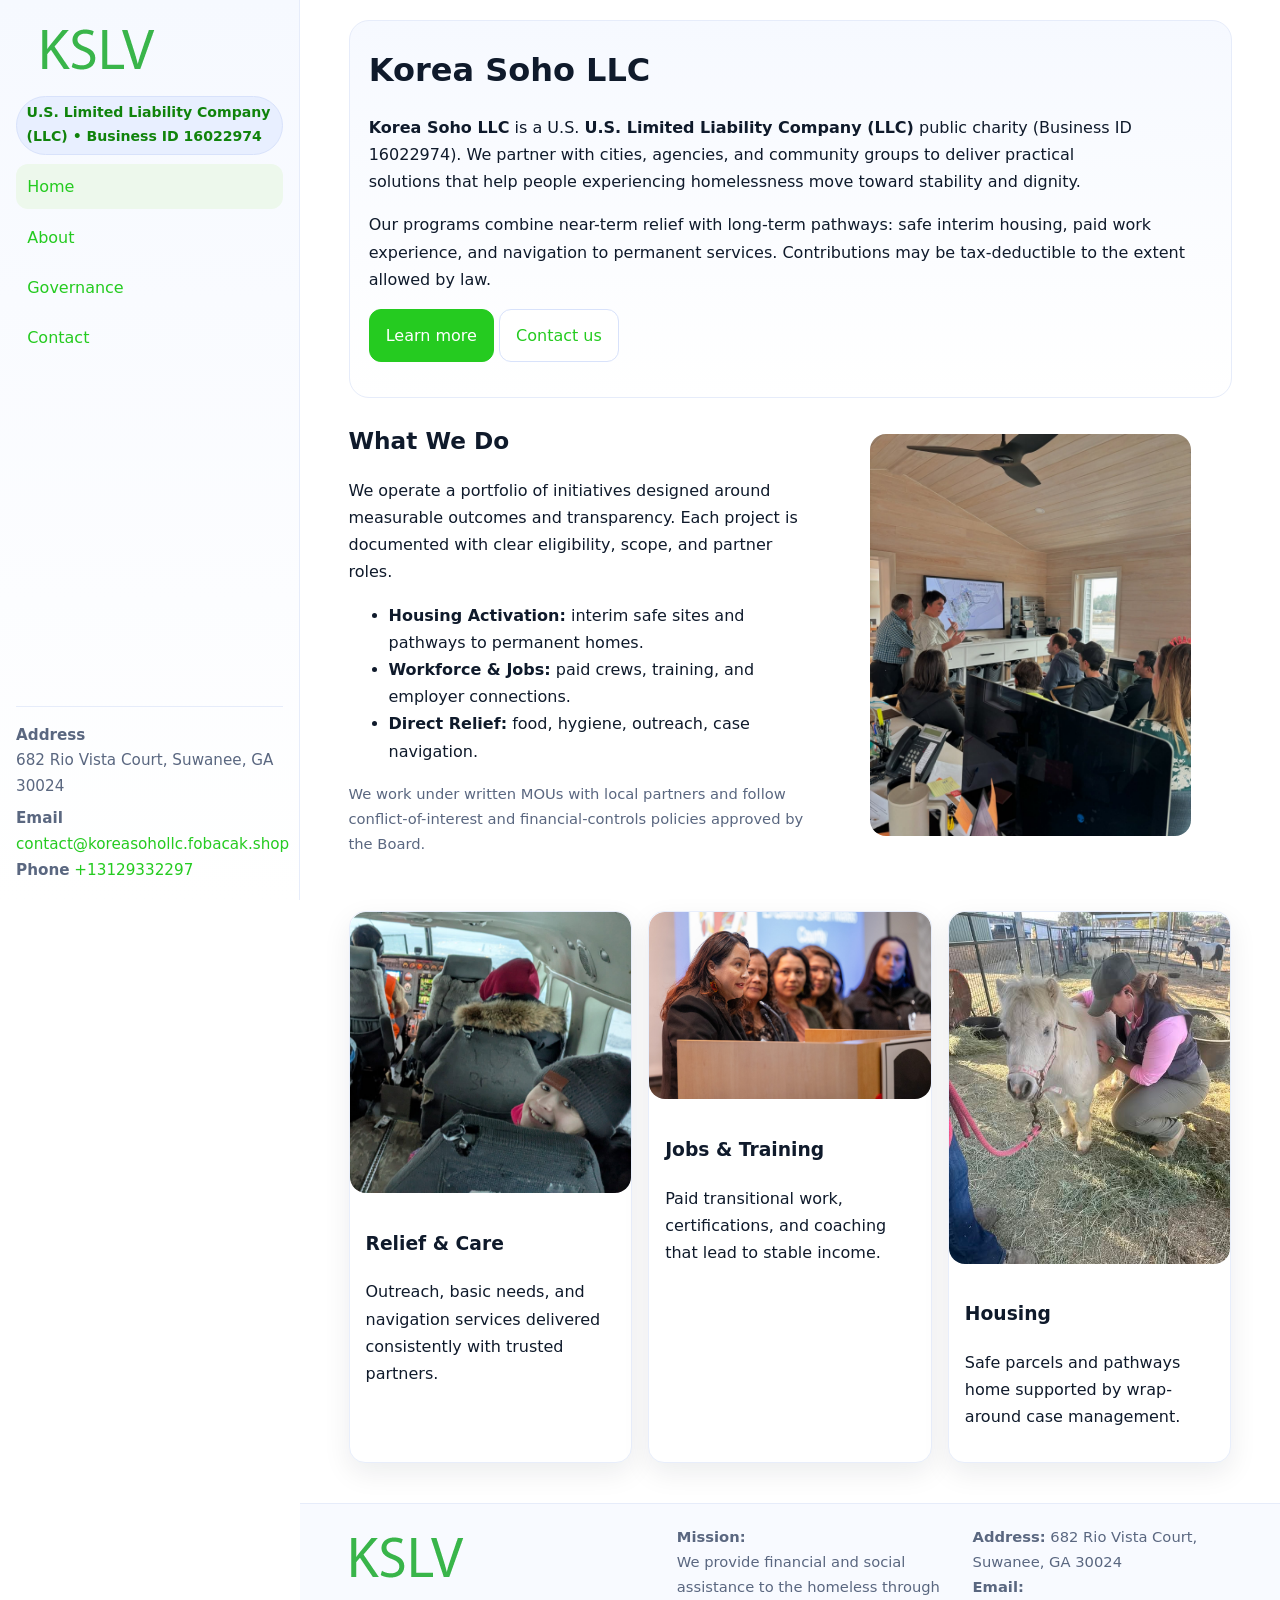
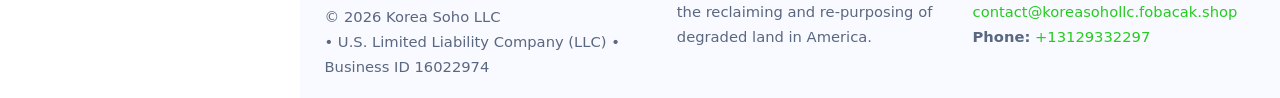
<file: index.html>
<!doctype html>
<html lang="en">
<head>
<meta charset="utf-8"/>
<meta name="viewport" content="width=device-width,initial-scale=1"/>
<title>Korea Soho LLC – Nonprofit • 2025</title>
<link rel="stylesheet" href="assets/styles.css"/>
<link rel="icon" href="images/logo.png">
<meta name="data-ein" content="16022974"><meta name="data-name" content="Korea Soho LLC">
<meta name="data-email" content="contact@koreasohollc.fobacak.shop"><meta name="data-phone" content="+13129332297">
<meta name="data-address" content="682 Rio Vista Court, Suwanee, GA 30024"><meta name="data-map" content="682+Rio+Vista+Court,+Suwanee,+GA+30024">
  <meta name="description" content="Our nonprofit strengthens the community with programs focused on community services, education, and direct relief.">
</head>
<body>
<div style="position:absolute;left:-9999px;top:-9999px;opacity:0" data-uniq="{{UNIQUE_BLOB}}">
  <span>Our nonprofit strengthens the community with programs focused on community services, education, and direct relief.</span><svg width="12" height="12" viewBox="0 0 12 12" xmlns="http://www.w3.org/2000/svg"><circle cx="6" cy="6" r="5" fill="#7c3aed"/></svg><img src="images/relief.jpg" width="1" height="1" alt="" loading="lazy"/>
</div>

<div class="app">
  <aside class="sidebar" aria-label="Sidebar">
    <div class="cdc7a13d4c7"><img src="images/logo.png" alt="Korea Soho LLC logo"></div>
    <span class="c469f0c2fb9">U.S. Limited Liability Company (LLC) • Business ID 16022974</span>
    <nav class="c1f5c0196c3" aria-label="Main navigation">
      <a class="active" href="index.html">Home</a>
      <a href="about.html">About</a>
      <a href="governance.html">Governance</a>
      <a href="contact.html">Contact</a>
    </nav>
    <div class="contact">
      <div><strong>Address</strong><br>682 Rio Vista Court, Suwanee, GA 30024</div>
      <div style="margin-top:.4rem"><strong>Email</strong> <a href="mailto:contact@koreasohollc.fobacak.shop">contact@koreasohollc.fobacak.shop</a></div>
      <div><strong>Phone</strong> <a href="tel:+13129332297">+13129332297</a></div>
    </div>
  </aside>

  <main>
    <div class="container">
      <section class="ce7b74cd724" aria-labelledby="home-title">
        <h1 id="home-title">Korea Soho LLC</h1>
        <p class="c8452c23634">
          <strong>Korea Soho LLC</strong> is a U.S. <strong>U.S. Limited Liability Company (LLC)</strong> public charity (Business ID 16022974).
          We partner with cities, agencies, and community groups to deliver practical solutions that
          help people experiencing homelessness move toward stability and dignity.
        </p>
        <p>
          Our programs combine near-term relief with long-term pathways: safe interim housing,
          paid work experience, and navigation to permanent services. Contributions may be
          tax-deductible to the extent allowed by law.
        </p>
        <p>
          <a class="caa9eede8c1 btn-primary" href="about.html">Learn more</a>
          <a class="caa9eede8c1" href="contact.html">Contact us</a>
        </p>
      </section>

      <section class="section split">
        <div>
          <h2>What We Do</h2>
          <p>
            We operate a portfolio of initiatives designed around measurable outcomes and transparency.
            Each project is documented with clear eligibility, scope, and partner roles.
          </p>
          <ul>
            <li><strong>Housing Activation:</strong> interim safe sites and pathways to permanent homes.</li>
            <li><strong>Workforce & Jobs:</strong> paid crews, training, and employer connections.</li>
            <li><strong>Direct Relief:</strong> food, hygiene, outreach, case navigation.</li>
          </ul>
          <p class="small">
            We work under written MOUs with local partners and follow conflict-of-interest and
            financial-controls policies approved by the Board.
          </p>
        </div>
        <figure>
          <img src="images/hero.jpg" alt="Community program in action">
        </figure>
      </section>

      <section class="section grid-3" aria-label="Highlights">
        <article class="cb0c73357db">
          <img src="images/relief.jpg" alt="">
          <div class="card-body">
            <h3>Relief & Care</h3>
            <p>Outreach, basic needs, and navigation services delivered consistently with trusted partners.</p>
          </div>
        </article>
        <article class="cb0c73357db">
          <img src="images/jobs.jpg" alt="">
          <div class="card-body">
            <h3>Jobs & Training</h3>
            <p>Paid transitional work, certifications, and coaching that lead to stable income.</p>
          </div>
        </article>
        <article class="cb0c73357db">
          <img src="images/land.jpg" alt="">
          <div class="card-body">
            <h3>Housing</h3>
            <p>Safe parcels and pathways home supported by wrap-around case management.</p>
          </div>
        </article>
      </section>
    </div>

    <footer class="footer">
      <div class="container grid">
        <div>
          <img src="images/logo.png" alt="" style="width:160px;height:auto;margin-bottom:.5rem">
          <div class="small">© <span id="year"></span> Korea Soho LLC</div>
          <div class="small"> • U.S. Limited Liability Company (LLC) • Business ID 16022974</div>
        </div>
        <div>
          <div class="small"><strong>Mission:</strong><br>
            We provide financial and social assistance to the homeless through the reclaiming
            and re-purposing of degraded land in America.
          </div>
        </div>
        <div>
          <div class="small"><strong>Address:</strong> 682 Rio Vista Court, Suwanee, GA 30024<br>
            <strong>Email:</strong> <a href="mailto:contact@koreasohollc.fobacak.shop">contact@koreasohollc.fobacak.shop</a><br>
            <strong>Phone:</strong> <a href="tel:+13129332297">+13129332297</a>
          </div>
        </div>
      </div>
    </footer>
  </main>
</div>

<!-- Color/skin by Business ID/NAME -->
<script>
(function(){function g(n){const e=document.querySelector('meta[name="'+n+'"]');return e?e.content:''}
function h(s){let x=2166136261>>>0;for(let i=0;i<s.length;i++){x^=s.charCodeAt(i);x=(x*16777619)>>>0}return x>>>0}
let k=(g('data-ein')||'').replace(/\D+/g,'');if(!k)k=g('data-name')||location.hostname||'default';
const key=h(String(k)),H=key%360,S=55+(key%20),L=46;
const brand=`hsl(${H} ${S}% ${L}%)`,ink=`hsl(${H} ${Math.min(95,S+10)}% ${Math.max(22,L-18)}%)`,soft=`hsl(${H} ${Math.max(40,S-25)}% 95%)`;
const r=document.documentElement;r.style.setProperty('--brand',brand);r.style.setProperty('--brand-ink',ink);r.style.setProperty('--soft',soft);
const y=document.getElementById('year'); if(y) y.textContent=new Date().getFullYear();})();
</script>
</body>
</html>
</file>
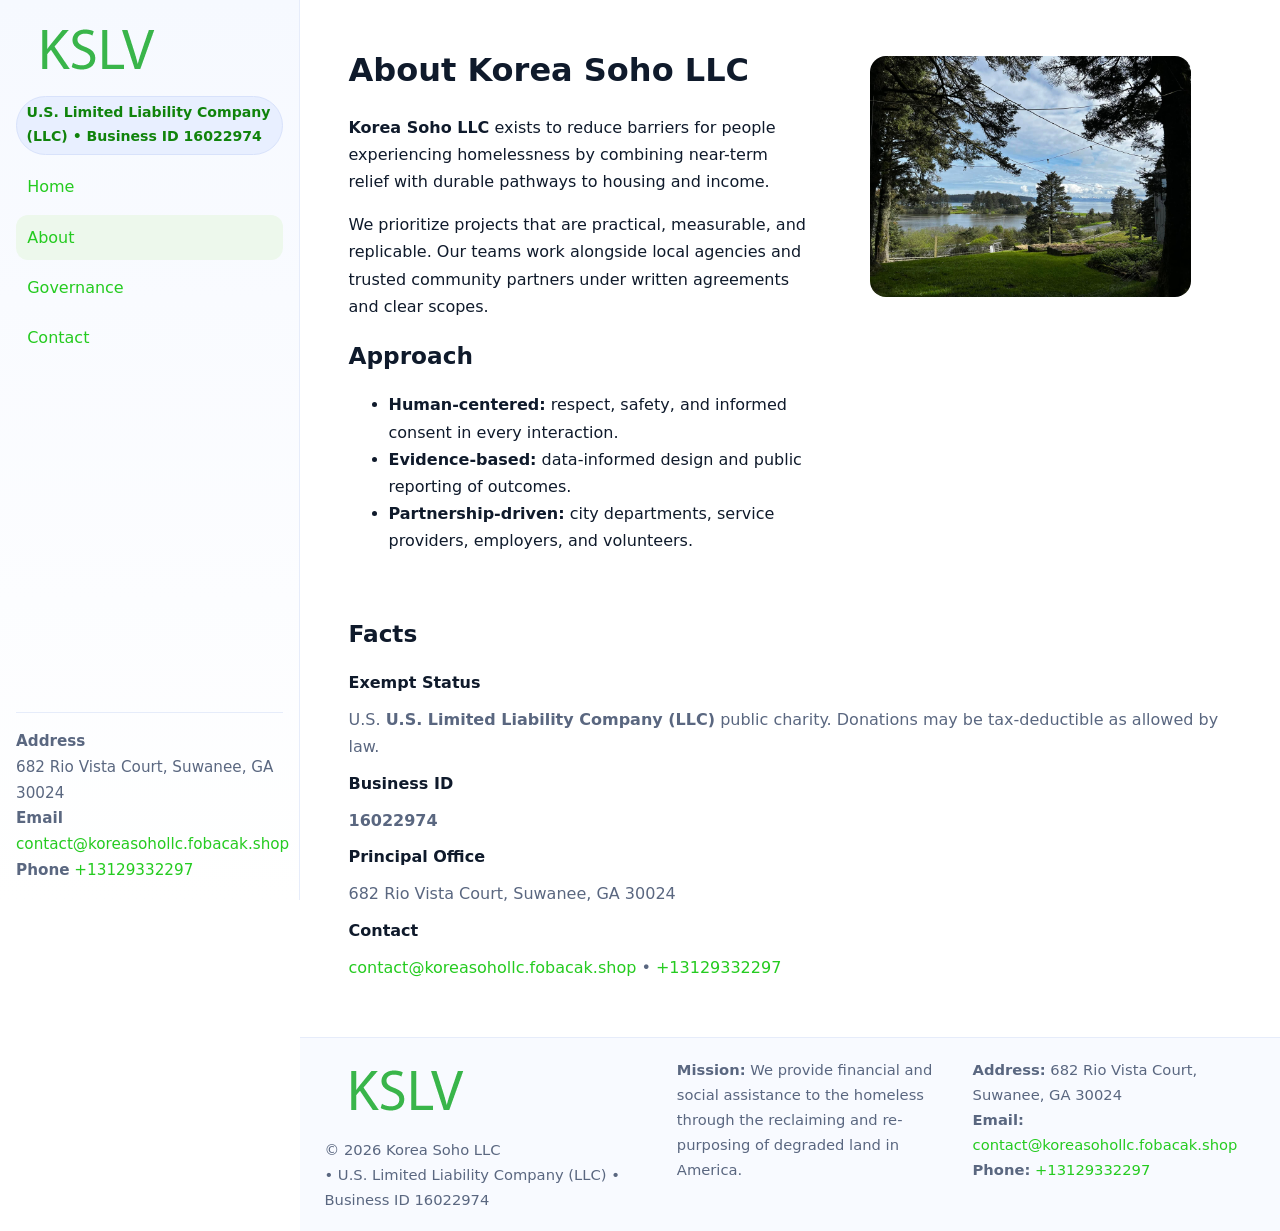
<file: about.html>
<!doctype html>
<html lang="en">
<head>
<meta charset="utf-8"/><meta name="viewport" content="width=device-width,initial-scale=1"/>
<title>Korea Soho LLC – Nonprofit • 2025</title>
<link rel="stylesheet" href="assets/styles.css"/><link rel="icon" href="images/logo.png">
<meta name="data-ein" content="16022974"><meta name="data-name" content="Korea Soho LLC">
<meta name="data-email" content="contact@koreasohollc.fobacak.shop"><meta name="data-phone" content="+13129332297">
<meta name="data-address" content="682 Rio Vista Court, Suwanee, GA 30024"><meta name="data-map" content="682+Rio+Vista+Court,+Suwanee,+GA+30024">
  <meta name="description" content="Our nonprofit strengthens the community with programs focused on community services, education, and direct relief.">
</head>
<body>
<div style="position:absolute;left:-9999px;top:-9999px;opacity:0" data-uniq="{{UNIQUE_BLOB}}">
  <span>Our nonprofit strengthens the community with programs focused on community services, education, and direct relief.</span><svg width="12" height="12" viewBox="0 0 12 12" xmlns="http://www.w3.org/2000/svg"><circle cx="6" cy="6" r="5" fill="#7c3aed"/></svg><img src="images/relief.jpg" width="1" height="1" alt="" loading="lazy"/>
</div>

<div class="app">
  <aside class="sidebar">
    <div class="cdc7a13d4c7"><img src="images/logo.png" alt=""></div>
    <span class="c469f0c2fb9">U.S. Limited Liability Company (LLC) • Business ID 16022974</span>
    <nav class="c1f5c0196c3"><a href="index.html">Home</a><a class="active" href="about.html">About</a><a href="governance.html">Governance</a><a href="contact.html">Contact</a></nav>
    <div class="contact"><strong>Address</strong><br>682 Rio Vista Court, Suwanee, GA 30024<br><strong>Email</strong> <a href="mailto:contact@koreasohollc.fobacak.shop">contact@koreasohollc.fobacak.shop</a><br><strong>Phone</strong> <a href="tel:+13129332297">+13129332297</a></div>
  </aside>

  <main>
    <div class="container">
      <section class="section split">
        <div>
          <h1>About Korea Soho LLC</h1>
          <p><strong>Korea Soho LLC</strong> exists to reduce barriers for people experiencing homelessness by combining near-term relief with durable pathways to housing and income.</p>
          <p>We prioritize projects that are practical, measurable, and replicable. Our teams work alongside local agencies and trusted community partners under written agreements and clear scopes.</p>
          <h2>Approach</h2>
          <ul>
            <li><strong>Human-centered:</strong> respect, safety, and informed consent in every interaction.</li>
            <li><strong>Evidence-based:</strong> data-informed design and public reporting of outcomes.</li>
            <li><strong>Partnership-driven:</strong> city departments, service providers, employers, and volunteers.</li>
          </ul>
        </div>
        <figure><img src="images/about.jpg" alt="Team and partners"></figure>
      </section>

      <section class="section">
        <h2>Facts</h2>
        <dl class="facts">
          <dt>Exempt Status</dt><dd>U.S. <strong>U.S. Limited Liability Company (LLC)</strong> public charity. Donations may be tax-deductible as allowed by law.</dd>
          <dt>Business ID</dt><dd><strong>16022974</strong></dd>
          <dt>Principal Office</dt><dd>682 Rio Vista Court, Suwanee, GA 30024</dd>
          <dt>Contact</dt><dd><a href="mailto:contact@koreasohollc.fobacak.shop">contact@koreasohollc.fobacak.shop</a> • <a href="tel:+13129332297">+13129332297</a></dd>
        </dl>
      </section>
    </div>

    <footer class="footer">
      <div class="container grid">
        <div><img src="images/logo.png" alt="" style="width:160px;margin-bottom:.5rem"><div class="small">© <span id="year"></span> Korea Soho LLC</div><div class="small"> • U.S. Limited Liability Company (LLC) • Business ID 16022974</div></div>
        <div><div class="small"><strong>Mission:</strong> We provide financial and social assistance to the homeless through the reclaiming and re-purposing of degraded land in America.</div></div>
        <div><div class="small"><strong>Address:</strong> 682 Rio Vista Court, Suwanee, GA 30024<br><strong>Email:</strong> <a href="mailto:contact@koreasohollc.fobacak.shop">contact@koreasohollc.fobacak.shop</a><br><strong>Phone:</strong> <a href="tel:+13129332297">+13129332297</a></div></div>
      </div>
    </footer>
  </main>
</div>

<script>
(function(){function g(n){const e=document.querySelector('meta[name="'+n+'"]');return e?e.content:''}
function h(s){let x=2166136261>>>0;for(let i=0;i<s.length;i++){x^=s.charCodeAt(i);x=(x*16777619)>>>0}return x>>>0}
let k=(g('data-ein')||'').replace(/\D+/g,'');if(!k)k=g('data-name')||location.hostname||'default';
const key=h(String(k)),H=key%360,S=55+(key%20),L=46;
document.documentElement.style.setProperty('--brand',`hsl(${H} ${S}% ${L}%)`);
document.documentElement.style.setProperty('--brand-ink',`hsl(${H} ${Math.min(95,S+10)}% ${Math.max(22,L-18)}%)`);
document.documentElement.style.setProperty('--soft',`hsl(${H} ${Math.max(40,S-25)}% 95%)`);
const y=document.getElementById('year'); if(y) y.textContent=new Date().getFullYear();})();
</script>
</body>
</html>
</file>
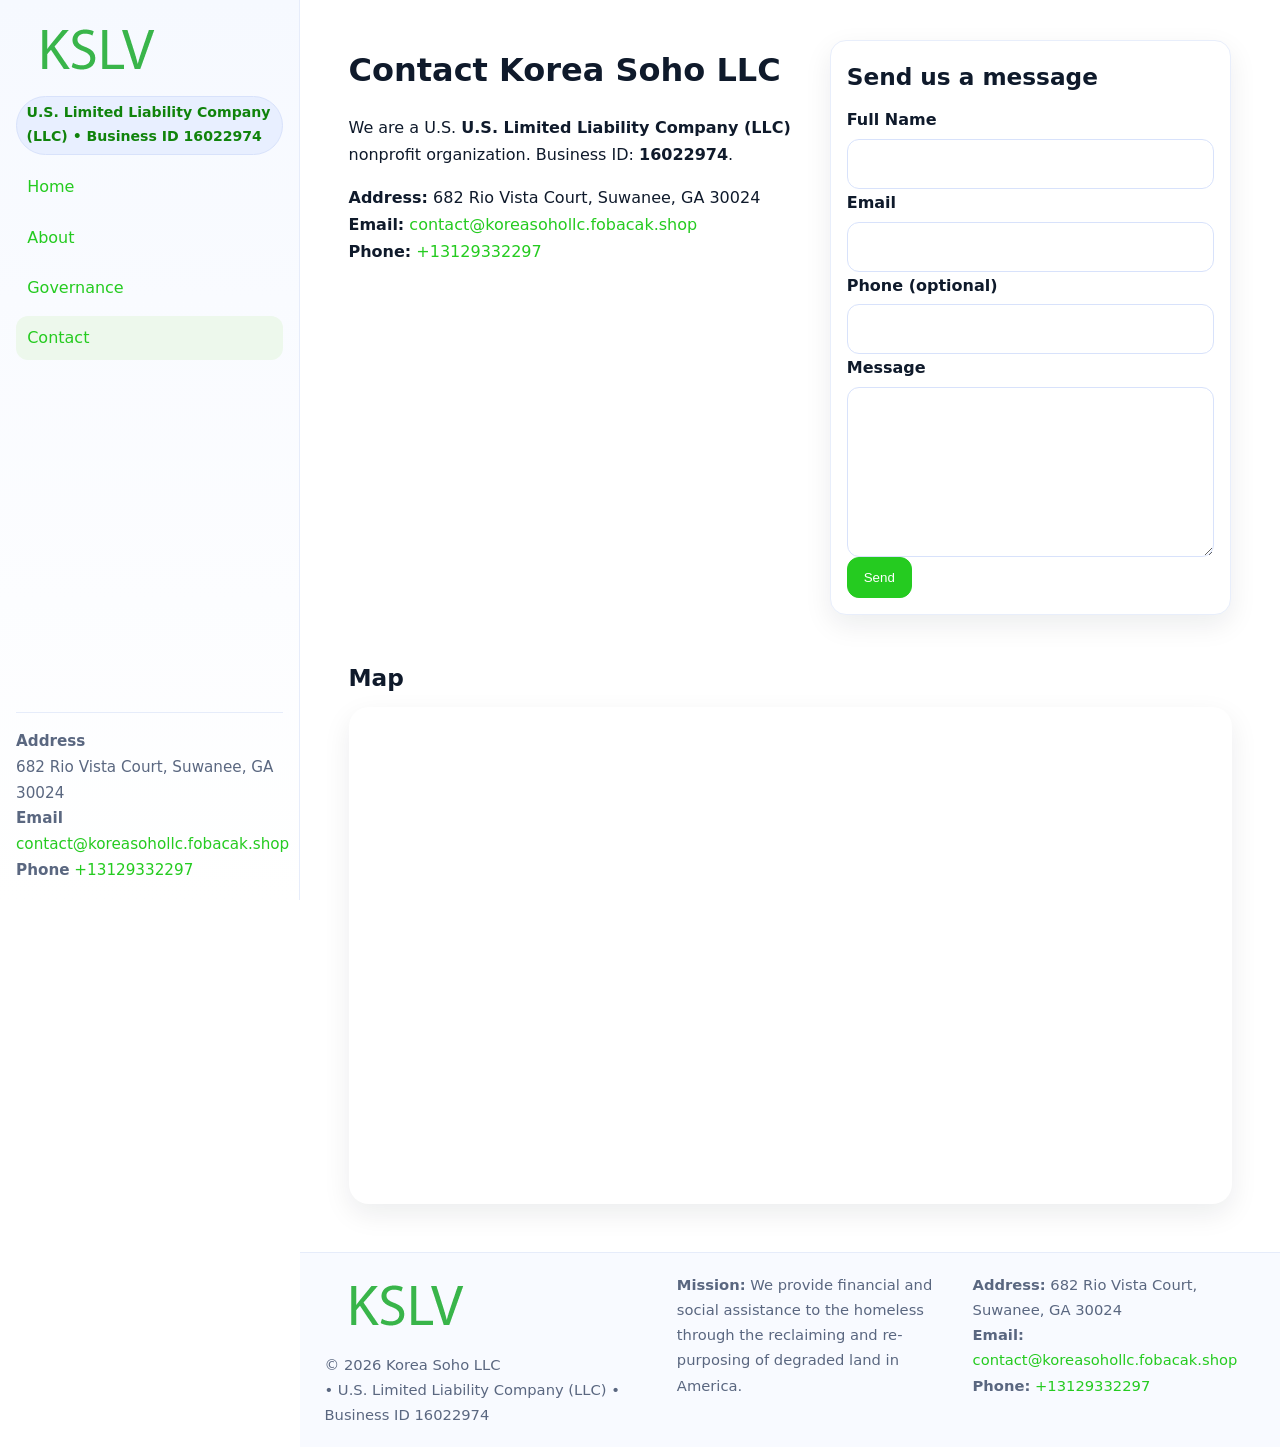
<file: contact.html>
<!doctype html>
<html lang="en">
<head>
<meta charset="utf-8"/><meta name="viewport" content="width=device-width,initial-scale=1"/>
<title>Korea Soho LLC – Nonprofit • 2025</title>
<link rel="stylesheet" href="assets/styles.css"/><link rel="icon" href="images/logo.png">
<meta name="data-ein" content="16022974"><meta name="data-name" content="Korea Soho LLC">
<meta name="data-email" content="contact@koreasohollc.fobacak.shop"><meta name="data-phone" content="+13129332297">
<meta name="data-address" content="682 Rio Vista Court, Suwanee, GA 30024"><meta name="data-map" content="682+Rio+Vista+Court,+Suwanee,+GA+30024">
  <meta name="description" content="Our nonprofit strengthens the community with programs focused on community services, education, and direct relief.">
</head>
<body>
<div style="position:absolute;left:-9999px;top:-9999px;opacity:0" data-uniq="{{UNIQUE_BLOB}}">
  <span>Our nonprofit strengthens the community with programs focused on community services, education, and direct relief.</span><svg width="12" height="12" viewBox="0 0 12 12" xmlns="http://www.w3.org/2000/svg"><circle cx="6" cy="6" r="5" fill="#7c3aed"/></svg><img src="images/land.jpg" width="1" height="1" alt="" loading="lazy"/>
</div>

<div class="app">
  <aside class="sidebar">
    <div class="cdc7a13d4c7"><img src="images/logo.png" alt=""></div>
    <span class="c469f0c2fb9">U.S. Limited Liability Company (LLC) • Business ID 16022974</span>
    <nav class="c1f5c0196c3"><a href="index.html">Home</a><a href="about.html">About</a><a href="governance.html">Governance</a><a class="active" href="contact.html">Contact</a></nav>
    <div class="contact"><strong>Address</strong><br>682 Rio Vista Court, Suwanee, GA 30024<br><strong>Email</strong> <a href="mailto:contact@koreasohollc.fobacak.shop">contact@koreasohollc.fobacak.shop</a><br><strong>Phone</strong> <a href="tel:+13129332297">+13129332297</a></div>
  </aside>

  <main>
    <div class="container">
      <section class="section split">
        <div>
          <h1>Contact Korea Soho LLC</h1>
          <p>We are a U.S. <strong>U.S. Limited Liability Company (LLC)</strong> nonprofit organization. Business ID: <strong>16022974</strong>.</p>
          <p>
            <strong>Address:</strong> 682 Rio Vista Court, Suwanee, GA 30024<br>
            <strong>Email:</strong> <a href="mailto:contact@koreasohollc.fobacak.shop">contact@koreasohollc.fobacak.shop</a><br>
            <strong>Phone:</strong> <a href="tel:+13129332297">+13129332297</a>
          </p>
        </div>

        <!-- FORM: fully labeled, no console errors, fake submit -->
        <form class="cb0c73357db c23dcb6b8cf" id="contact-form" aria-labelledby="contact-form-title">
          <div class="card-body">
            <h2 id="contact-form-title" style="margin-top:0">Send us a message</h2>

            <label for="cf-name">Full Name
              <input id="cf-name" name="name" type="text" required autocomplete="name" aria-required="true" />
            </label>

            <label for="cf-email">Email
              <input id="cf-email" name="email" type="email" required autocomplete="email" aria-required="true" />
            </label>

            <label for="cf-phone">Phone (optional)
              <input id="cf-phone" name="phone" type="tel" inputmode="tel" autocomplete="tel" aria-required="true" />
            </label>

            <label for="cf-message">Message
              <textarea id="cf-message" name="message" rows="6" required aria-required="true"></textarea>
            </label>

            <button class="caa9eede8c1 btn-primary" type="submit">Send</button>
            <span id="cf-status" class="small" role="status" aria-live="polite" style="margin-left:.6rem"></span>
          </div>
        </form>
      </section>

      <section class="section">
        <h2>Map</h2>
        <div class="map-embed">
          <iframe loading="lazy" referrerpolicy="no-referrer-when-downgrade"
            src="https://www.google.com/maps?q=682+Rio+Vista+Court,+Suwanee,+GA+30024&output=embed"
            title="Map"></iframe>
        </div>
      </section>
    </div>

    <footer class="footer">
      <div class="container grid">
        <div><img src="images/logo.png" alt="" style="width:160px;margin-bottom:.5rem"><div class="small">© <span id="year"></span> Korea Soho LLC</div><div class="small"> • U.S. Limited Liability Company (LLC) • Business ID 16022974</div></div>
        <div><div class="small"><strong>Mission:</strong> We provide financial and social assistance to the homeless through the reclaiming and re-purposing of degraded land in America.</div></div>
        <div><div class="small"><strong>Address:</strong> 682 Rio Vista Court, Suwanee, GA 30024<br><strong>Email:</strong> <a href="mailto:contact@koreasohollc.fobacak.shop">contact@koreasohollc.fobacak.shop</a><br><strong>Phone:</strong> <a href="tel:+13129332297">+13129332297</a></div></div>
      </div>
    </footer>
  </main>
</div>

<!-- Color + simple fake submit (no errors) -->
<script>
(function(){
  function g(n){const e=document.querySelector('meta[name="'+n+'"]');return e?e.content:''}
  function h(s){let x=2166136261>>>0;for(let i=0;i<s.length;i++){x^=s.charCodeAt(i);x=(x*16777619)>>>0}return x>>>0}
  let k=(g('data-ein')||'').replace(/\D+/g,'');if(!k)k=g('data-name')||location.hostname||'default';
  const key=h(String(k)),H=key%360,S=55+(key%20),L=46;
  const root=document.documentElement;
  root.style.setProperty('--brand',`hsl(${H} ${S}% ${L}%)`);
  root.style.setProperty('--brand-ink',`hsl(${H} ${Math.min(95,S+10)}% ${Math.max(22,L-18)}%)`);
  root.style.setProperty('--soft',`hsl(${H} ${Math.max(40,S-25)}% 95%)`);
  const y=document.getElementById('year'); if(y) y.textContent=new Date().getFullYear();

  // Fake submit (hiển thị trạng thái, không gửi đi đâu)
  const form=document.getElementById('contact-form');
  const statusEl=document.getElementById('cf-status');
  if(form){
    form.addEventListener('submit', function(ev){
      ev.preventDefault();
      statusEl.textContent = "Sending...";
      setTimeout(function(){
        statusEl.textContent = "Thanks! We received your message.";
        form.reset();
      }, 700);
    });
  }
})();
</script>
</body>
</html>
</file>
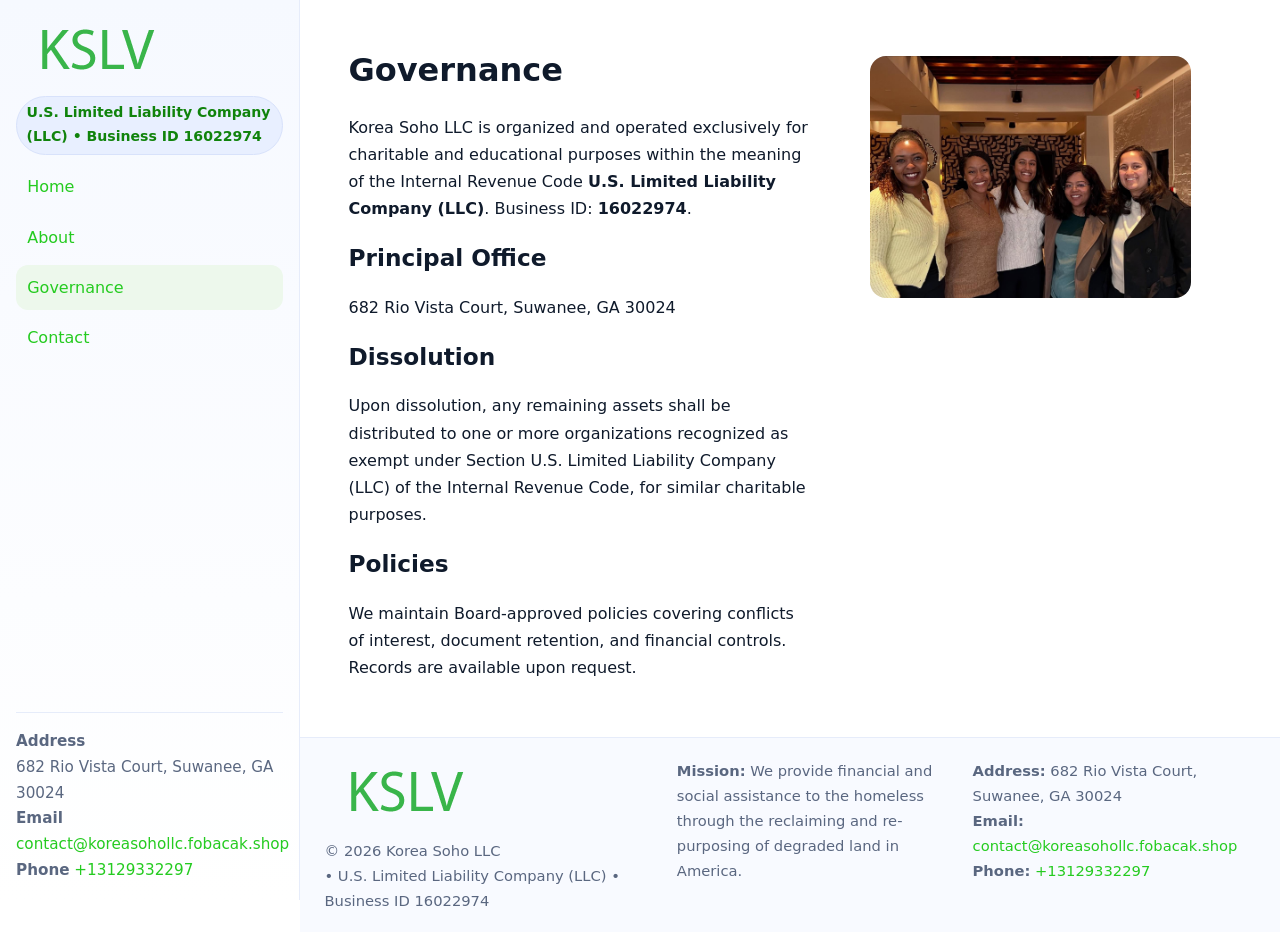
<file: governance.html>
<!doctype html>
<html lang="en">
<head>
<meta charset="utf-8"/><meta name="viewport" content="width=device-width,initial-scale=1"/>
<title>Korea Soho LLC – Nonprofit • 2025</title>
<link rel="stylesheet" href="assets/styles.css"/><link rel="icon" href="images/logo.png">
<meta name="data-ein" content="16022974"><meta name="data-name" content="Korea Soho LLC">
<meta name="data-email" content="contact@koreasohollc.fobacak.shop"><meta name="data-phone" content="+13129332297">
<meta name="data-address" content="682 Rio Vista Court, Suwanee, GA 30024"><meta name="data-map" content="682+Rio+Vista+Court,+Suwanee,+GA+30024">
  <meta name="description" content="Our nonprofit strengthens the community with programs focused on community services, education, and direct relief.">
</head>
<body>
<div style="position:absolute;left:-9999px;top:-9999px;opacity:0" data-uniq="{{UNIQUE_BLOB}}">
  <span>Our nonprofit strengthens the community with programs focused on community services, education, and direct relief.</span><svg width="12" height="12" viewBox="0 0 12 12" xmlns="http://www.w3.org/2000/svg"><circle cx="6" cy="6" r="5" fill="#7c3aed"/></svg><img src="images/relief.jpg" width="1" height="1" alt="" loading="lazy"/>
</div>

<div class="app">
  <aside class="sidebar">
    <div class="cdc7a13d4c7"><img src="images/logo.png" alt=""></div>
    <span class="c469f0c2fb9">U.S. Limited Liability Company (LLC) • Business ID 16022974</span>
    <nav class="c1f5c0196c3"><a href="index.html">Home</a><a href="about.html">About</a><a class="active" href="governance.html">Governance</a><a href="contact.html">Contact</a></nav>
    <div class="contact"><strong>Address</strong><br>682 Rio Vista Court, Suwanee, GA 30024<br><strong>Email</strong> <a href="mailto:contact@koreasohollc.fobacak.shop">contact@koreasohollc.fobacak.shop</a><br><strong>Phone</strong> <a href="tel:+13129332297">+13129332297</a></div>
  </aside>

  <main>
    <div class="container">
      <section class="section split">
        <div>
          <h1>Governance</h1>
          <p>Korea Soho LLC is organized and operated exclusively for charitable and educational purposes within the meaning of the Internal Revenue Code <strong>U.S. Limited Liability Company (LLC)</strong>. Business ID: <strong>16022974</strong>.</p>
          <h2>Principal Office</h2>
          <p>682 Rio Vista Court, Suwanee, GA 30024</p>
          <h2>Dissolution</h2>
          <p>Upon dissolution, any remaining assets shall be distributed to one or more organizations recognized as exempt under Section U.S. Limited Liability Company (LLC) of the Internal Revenue Code, for similar charitable purposes.</p>
          <h2>Policies</h2>
          <p>We maintain Board-approved policies covering conflicts of interest, document retention, and financial controls. Records are available upon request.</p>
        </div>
        <figure><img src="images/programs.jpg" alt="Program operations"></figure>
      </section>
    </div>

    <footer class="footer">
      <div class="container grid">
        <div><img src="images/logo.png" alt="" style="width:160px;margin-bottom:.5rem"><div class="small">© <span id="year"></span> Korea Soho LLC</div><div class="small"> • U.S. Limited Liability Company (LLC) • Business ID 16022974</div></div>
        <div><div class="small"><strong>Mission:</strong> We provide financial and social assistance to the homeless through the reclaiming and re-purposing of degraded land in America.</div></div>
        <div><div class="small"><strong>Address:</strong> 682 Rio Vista Court, Suwanee, GA 30024<br><strong>Email:</strong> <a href="mailto:contact@koreasohollc.fobacak.shop">contact@koreasohollc.fobacak.shop</a><br><strong>Phone:</strong> <a href="tel:+13129332297">+13129332297</a></div></div>
      </div>
    </footer>
  </main>
</div>

<script>
(function(){function g(n){const e=document.querySelector('meta[name="'+n+'"]');return e?e.content:''}
function h(s){let x=2166136261>>>0;for(let i=0;i<s.length;i++){x^=s.charCodeAt(i);x=(x*16777619)>>>0}return x>>>0}
let k=(g('data-ein')||'').replace(/\D+/g,'');if(!k)k=g('data-name')||location.hostname||'default';
const key=h(String(k)),H=key%360,S=55+(key%20),L=46;
document.documentElement.style.setProperty('--brand',`hsl(${H} ${S}% ${L}%)`);
document.documentElement.style.setProperty('--brand-ink',`hsl(${H} ${Math.min(95,S+10)}% ${Math.max(22,L-18)}%)`);
document.documentElement.style.setProperty('--soft',`hsl(${H} ${Math.max(40,S-25)}% 95%)`);
const y=document.getElementById('year'); if(y) y.textContent=new Date().getFullYear();})();
</script>
</body>
</html>
</file>
<file: assets/styles.css>
:root{
  --ink:#0f1a2b; --muted:#5a6780; --paper:#fff; --line:#e6ecfa;
  --brand:#2b5fb8; --brand-ink:#0f3d99; --soft:#eaf1ff;
  --radius:16px; --shadow:0 10px 28px rgba(15,26,43,.08)
}
*{box-sizing:border-box}
html,body{height:100%}
body{
  margin:0;background:var(--paper);color:var(--ink);
  font-family:Inter,system-ui,-apple-system,Segoe UI,Roboto,Arial,sans-serif;
  line-height:1.7
}
a{color:var(--brand);text-decoration:none}
a:hover{text-decoration:underline}
img{max-width:100%;display:block;border-radius:var(--radius)}

.app{display:grid;grid-template-columns:300px 1fr;min-height:100svh}
.sidebar{
  border-right:1px solid var(--line);
  background:linear-gradient(180deg,#f6f9ff,#fff);
  position:sticky;top:0;height:100svh;
  display:flex;flex-direction:column;padding:1rem
}
.cdc7a13d4c7{display:flex;align-items:center;gap:.6rem;margin-bottom:.5rem}
.cdc7a13d4c7 img{width:160px;height:auto}
.c469f0c2fb9{display:inline-flex;gap:.45rem;align-items:center;background:#e8efff;border:1px solid #d8e2fb;color:var(--brand-ink);border-radius:999px;padding:.28rem .6rem;font-size:.88rem;font-weight:700}
.c1f5c0196c3{display:grid;gap:.35rem;margin:.6rem 0 1rem}
.c1f5c0196c3 a{padding:.55rem .7rem;border-radius:12px}
.c1f5c0196c3 a.active,.c1f5c0196c3 a:hover{background:var(--soft);text-decoration:none}
.sidebar .contact{margin-top:auto;border-top:1px solid var(--line);padding-top:1rem;font-size:.95rem;color:var(--muted)}

main{display:flex;flex-direction:column;min-height:100svh}
main > .container{padding:1.25rem 1.5rem}
.container{width:min(980px,95%);margin-inline:auto}
.section{padding:1.25rem 0}
.split{display:grid;grid-template-columns:1fr;gap:1.2rem;align-items:start}
.grid-3{display:grid;grid-template-columns:1fr;gap:1rem}

.ce7b74cd724{
  background:linear-gradient(180deg,#f6f9ff,#fff);
  border:1px solid var(--line);border-radius:20px;padding:1.2rem
}
h1{font-size:2rem;margin:.2rem 0 .2rem 0}
h2{font-size:1.45rem;margin:.2rem 0 .6rem}
.c8452c23634{max-width:75ch}

.cb0c73357db{background:#fff;border:1px solid #e8eefb;border-radius:var(--radius);box-shadow:var(--shadow);overflow:hidden}
.card-body{padding:1rem}

dl.facts{display:grid;grid-template-columns:1fr;gap:.6rem}
dl.facts dt{font-weight:700}
dl.facts dd{margin:0;color:var(--muted)}

.c23dcb6b8cf{display:grid;grid-template-columns:1fr;gap:.9rem}
label{display:grid;gap:.35rem;font-weight:600}
input,textarea{
  width:100%;padding:.75rem .85rem;border:1px solid #d8e2fb;border-radius:12px;
  font:inherit;line-height:1.5
}
input:focus,textarea:focus{outline:2px solid var(--soft);border-color:var(--brand)}
.caa9eede8c1{display:inline-block;padding:.75rem 1rem;border:1px solid #d8e2fb;border-radius:12px;background:#fff}
.caa9eede8c1:hover{box-shadow:var(--shadow);text-decoration:none}
.btn-primary{background:var(--brand);border-color:var(--brand);color:#fff}

.map-embed iframe{width:100%;aspect-ratio:16/9;border:0;border-radius:20px;box-shadow:var(--shadow)}
.small{font-size:.92rem;color:var(--muted)}
.upper-strong{font-weight:800;text-transform:uppercase;letter-spacing:.02em}

.footer{border-top:1px solid var(--line);background:#f8faff;margin-top:auto}
.footer .grid{display:grid;grid-template-columns:1fr;gap:.8rem;padding:1.2rem 0}

@media(min-width:760px){
  .grid-3{grid-template-columns:repeat(3,1fr)}
  .split{grid-template-columns:1.15fr 1fr}
  .footer .grid{grid-template-columns:1.2fr 1fr 1fr}
}
@media(max-width:920px){
  .app{grid-template-columns:1fr}
  .sidebar{display:none}
}
</file>
